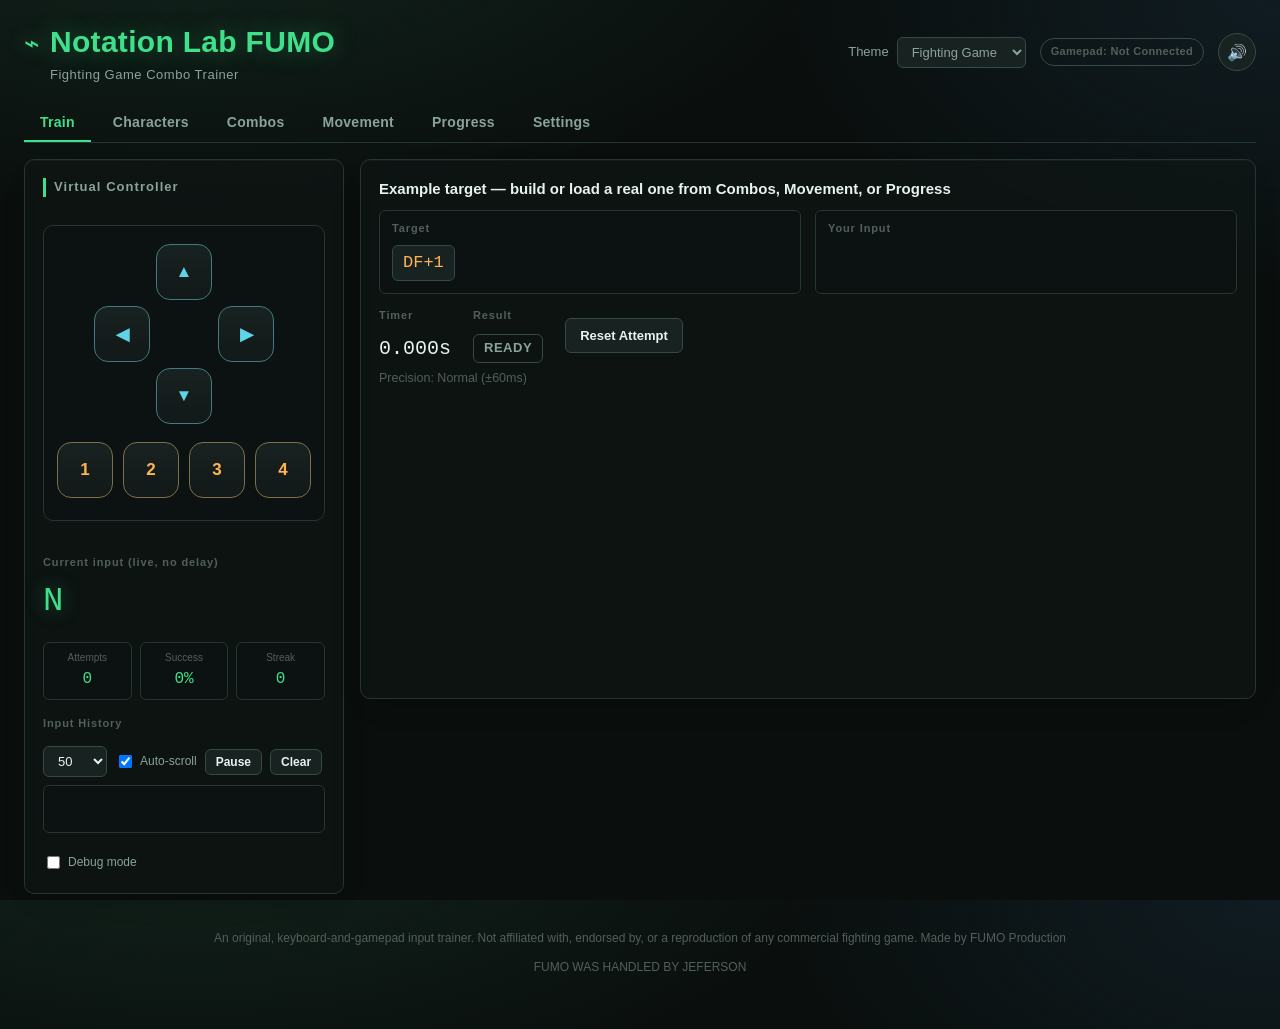
<file: index.html>
<!DOCTYPE html>
<html lang="en">
<head>
<meta charset="UTF-8" />
<meta name="viewport" content="width=device-width, initial-scale=1.0" />
<title>Notation Lab (Made By Jef) — Fighting Game Combo Trainer </title>
<meta name="description" content="Practice fighting-game directional inputs and combos on keyboard or DualShock 4, no game required." />
<link rel="stylesheet" href="css/style.css" />
</head>
<body>
<div class="app-shell">

  <header class="app-header">
    <div class="brand">
      <span class="brand-mark" aria-hidden="true">⌁</span>
      <h1 class="app-title">Notation Lab FUMO<span class="app-subtitle">Fighting Game Combo Trainer</span></h1>
    </div>
    <div class="header-controls">
      <div class="field-inline">
        <label for="theme-select">Theme</label>
        <select id="theme-select">
          <option value="fighting-game">Fighting Game</option>
          <option value="classic-arcade">Classic Arcade</option>
          <option value="minimal">Minimal</option>
          <option value="leverless">Leverless</option>
        </select>
      </div>
      <span id="gamepad-status-badge" class="status-badge status-off">Gamepad: Not Connected</span>
      <button id="mute-btn" class="icon-btn" type="button" aria-pressed="false" aria-label="Mute sound">🔊</button>
    </div>
  </header>

  <nav class="tab-nav" role="tablist" aria-label="Trainer sections">
    <button class="tab-btn active" data-tab="train" role="tab" aria-selected="true">Train</button>
    <button class="tab-btn" data-tab="characters" role="tab" aria-selected="false">Characters</button>
    <button class="tab-btn" data-tab="combos" role="tab" aria-selected="false">Combos</button>
    <button class="tab-btn" data-tab="movement" role="tab" aria-selected="false">Movement</button>
    <button class="tab-btn" data-tab="progress" role="tab" aria-selected="false">Progress</button>
    <button class="tab-btn" data-tab="settings" role="tab" aria-selected="false">Settings</button>
  </nav>

  <div class="app-body">

    <!-- ============ PERSISTENT LEFT SIDEBAR: controller + live input ============ -->
    <aside class="panel sidebar-panel" aria-label="Virtual controller and input history">
      <h2 class="panel-title">Virtual Controller</h2>
      <div id="virtual-controller" class="virtual-controller theme-fighting-game" data-theme="fighting-game">
        <div class="vc-dpad" role="group" aria-label="Directions">
          <button class="vc-btn vc-dir" data-action="up" aria-label="Up">▲</button>
          <button class="vc-btn vc-dir" data-action="left" aria-label="Left (Back)">◀</button>
          <div class="vc-dpad-center" aria-hidden="true"></div>
          <button class="vc-btn vc-dir" data-action="right" aria-label="Right (Forward)">▶</button>
          <button class="vc-btn vc-dir" data-action="down" aria-label="Down">▼</button>
        </div>
        <div class="vc-buttons" role="group" aria-label="Attack buttons">
          <button class="vc-btn vc-atk" data-action="button1" aria-label="Button 1">1</button>
          <button class="vc-btn vc-atk" data-action="button2" aria-label="Button 2">2</button>
          <button class="vc-btn vc-atk" data-action="button3" aria-label="Button 3">3</button>
          <button class="vc-btn vc-atk" data-action="button4" aria-label="Button 4">4</button>
        </div>
      </div>

      <div class="current-input-block">
        <span class="field-label">Current input (live, no delay)</span>
        <div id="current-input-display" class="current-input" aria-live="polite">N</div>
      </div>

      <div class="mini-stats" id="mini-stats">
        <div><span id="mini-stat-attempts">0</span><label>Attempts</label></div>
        <div><span id="mini-stat-rate">0%</span><label>Success</label></div>
        <div><span id="mini-stat-streak">0</span><label>Streak</label></div>
      </div>

      <div class="history-block">
        <div class="history-header">
          <span class="field-label">Input History</span>
        </div>
        <div class="history-controls">
          <select id="history-length-select" aria-label="History length">
            <option value="10">10</option>
            <option value="20">20</option>
            <option value="30">30</option>
            <option value="50" selected>50</option>
            <option value="100">100</option>
          </select>
          <label class="checkbox-inline"><input id="history-autoscroll-checkbox" type="checkbox" checked /> Auto-scroll</label>
          <button id="history-pause-btn" class="ghost-btn small" type="button">Pause</button>
          <button id="clear-history-btn" class="ghost-btn small" type="button">Clear</button>
        </div>
        <ol id="input-history-display" class="input-history" aria-live="polite"></ol>
      </div>

      <div class="debug-block">
        <label class="checkbox-inline"><input id="debug-mode-checkbox" type="checkbox" /> Debug mode</label>
        <div id="debug-panel" class="debug-panel hidden">
          <div><span>RAW</span><code id="debug-raw">—</code></div>
          <div><span>STATE</span><code id="debug-state">—</code></div>
          <div><span>NORMALIZED</span><code id="debug-normalized">—</code></div>
          <div><span>TIMESTAMP</span><code id="debug-timestamp">—</code></div>
          <div><span>DURATION</span><code id="debug-duration">—</code></div>
          <div><span>SOURCE</span><code id="debug-source">—</code></div>
        </div>
      </div>
    </aside>

    <!-- ============ MAIN: tab content ============ -->
    <main class="panel main-panel" aria-label="Trainer content">

      <!-- ===================== TRAIN ===================== -->
      <div id="tab-train" class="tab-panel active" role="tabpanel">
        <div class="subsection">
          <div class="subsection-header">
            <h3 id="train-active-label">Example target — build or load a real one from Combos, Movement, or Progress</h3>
          </div>
          <div class="practice-grid">
            <div class="practice-block">
              <span class="field-label">Target</span>
              <div id="train-target-display" class="token-row target-row"></div>
            </div>
            <div class="practice-block">
              <span class="field-label">Your Input</span>
              <div id="train-progress-display" class="token-row progress-row"></div>
            </div>
          </div>
          <div class="practice-meta">
            <div class="meta-stat">
              <span class="field-label">Timer</span>
              <span id="train-timer-display" class="meta-value mono">0.000s</span>
            </div>
            <div class="meta-stat">
              <span class="field-label">Result</span>
              <span id="train-result-display" class="meta-value result-badge result-neutral">READY</span>
            </div>
            <button id="train-confirm-label-btn" class="primary-btn hidden" type="button">Confirm Step</button>
            <button id="train-reset-btn" class="ghost-btn" type="button">Reset Attempt</button>
          </div>
          <p id="train-feedback-text" class="hint-text"></p>
          <p id="train-precision-note" class="hint-text">Precision: Normal (±60ms)</p>
        </div>
      </div>

      <!-- ===================== CHARACTERS ===================== -->
      <div id="tab-characters" class="tab-panel" role="tabpanel">
        <div class="subsection">
          <h3>Characters</h3>
          <div class="save-row">
            <input id="add-character-name-input" type="text" placeholder="New character name" maxlength="30" />
            <button id="add-character-btn" class="primary-btn" type="button">Add Character</button>
          </div>
          <ul id="character-list" class="character-list"></ul>
        </div>
        <div class="subsection">
          <h3 id="character-detail-name">Select a character</h3>
          <div id="character-detail-summary" class="hint-text"></div>
          <div id="character-detail-combos" class="combo-cards"></div>
        </div>
      </div>

      <!-- ===================== COMBOS ===================== -->
      <div id="tab-combos" class="tab-panel" role="tabpanel">
        <div class="subsection">
          <div class="subsection-header">
            <h3>Combo Library</h3>
            <div class="field-inline">
              <label for="combo-character-filter">Character</label>
              <select id="combo-character-filter"><option value="">All</option></select>
              <label for="combo-difficulty-filter">Difficulty</label>
              <select id="combo-difficulty-filter">
                <option value="">All</option>
                <option>Beginner</option><option>Intermediate</option><option>Advanced</option><option>Expert</option>
              </select>
            </div>
          </div>
          <div id="combo-list" class="combo-cards"></div>
        </div>

        <div class="subsection">
          <h3>Add / Build a Combo</h3>
          <p class="hint-text">Type a combo you learned from a video (e.g. "F, DF+1, WS+4, BT, DASH"), or build it live below and pull it into the box.</p>

          <div class="button-row">
            <button id="builder-record-btn" class="rec-btn" type="button">● Record</button>
            <button id="builder-add-current-btn" class="ghost-btn" type="button">Add Current</button>
            <button id="builder-delete-last-btn" class="ghost-btn" type="button">Delete Last</button>
            <button id="builder-clear-btn" class="ghost-btn" type="button">Clear</button>
            <button id="builder-use-in-form-btn" class="ghost-btn" type="button">Use in form ↓</button>
          </div>
          <div id="builder-sequence-display" class="token-row builder-empty"></div>

          <div class="manual-palette" id="builder-manual-palette">
            <button class="palette-btn" data-token="U" type="button">U</button>
            <button class="palette-btn" data-token="D" type="button">D</button>
            <button class="palette-btn" data-token="B" type="button">B</button>
            <button class="palette-btn" data-token="F" type="button">F</button>
            <button class="palette-btn" data-token="UB" type="button">UB</button>
            <button class="palette-btn" data-token="UF" type="button">UF</button>
            <button class="palette-btn" data-token="DB" type="button">DB</button>
            <button class="palette-btn" data-token="DF" type="button">DF</button>
            <span class="palette-divider" aria-hidden="true"></span>
            <button class="palette-btn atk" data-token="1" type="button">1</button>
            <button class="palette-btn atk" data-token="2" type="button">2</button>
            <button class="palette-btn atk" data-token="3" type="button">3</button>
            <button class="palette-btn atk" data-token="4" type="button">4</button>
          </div>

          <div class="combo-form">
            <div class="field-inline">
              <label for="combo-form-character">Character</label>
              <select id="combo-form-character"></select>
            </div>
            <input id="combo-form-name" type="text" placeholder="Combo name" maxlength="60" />
            <textarea id="combo-form-notation" rows="2" placeholder="e.g. F DF+1 WS+4 BT DASH"></textarea>
            <div id="combo-form-preview" class="token-row"></div>
            <div class="field-inline">
              <label for="combo-form-difficulty">Difficulty</label>
              <select id="combo-form-difficulty">
                <option value="">Auto-estimate</option>
                <option>Beginner</option><option>Intermediate</option><option>Advanced</option><option>Expert</option>
              </select>
            </div>
            <textarea id="combo-form-notes" rows="2" placeholder="Notes (optional)"></textarea>
            <input id="combo-form-source" type="text" placeholder="Source / reference link (optional)" />
            <button id="combo-form-save-btn" class="primary-btn" type="button">Save Combo</button>
          </div>
        </div>
      </div>

      <!-- ===================== MOVEMENT ===================== -->
      <div id="tab-movement" class="tab-panel" role="tabpanel">
        <div class="subsection">
          <h3>Movement Drills</h3>
          <div id="movement-exercise-list" class="exercise-list" role="list"></div>
        </div>
        <div class="subsection">
          <h3 id="movement-active-name">Select a drill</h3>
          <div class="practice-grid">
            <div class="practice-block">
              <span class="field-label">Target</span>
              <div id="movement-target-display" class="token-row target-row"></div>
            </div>
            <div class="practice-block">
              <span class="field-label">Your Input</span>
              <div id="movement-progress-display" class="token-row progress-row"></div>
            </div>
          </div>
          <div class="practice-meta">
            <div class="meta-stat">
              <span class="field-label">Result</span>
              <span id="movement-result-display" class="meta-value result-badge result-neutral">READY</span>
            </div>
            <button id="movement-reset-btn" class="ghost-btn" type="button">Reset</button>
          </div>
        </div>
      </div>

      <!-- ===================== PROGRESS ===================== -->
      <div id="tab-progress" class="tab-panel" role="tabpanel">
        <div class="subsection">
          <div class="subsection-header">
            <h3>Statistics</h3>
            <button id="reset-stats-btn" class="ghost-btn small" type="button">Reset</button>
          </div>
          <div class="stats-grid" id="stats-grid">
            <div class="stat-card"><span class="stat-value" id="stat-total-attempts">0</span><span class="stat-label">Attempts</span></div>
            <div class="stat-card"><span class="stat-value" id="stat-successful-attempts">0</span><span class="stat-label">Successes</span></div>
            <div class="stat-card"><span class="stat-value" id="stat-failed-attempts">0</span><span class="stat-label">Failures</span></div>
            <div class="stat-card"><span class="stat-value" id="stat-success-rate">0%</span><span class="stat-label">Success rate</span></div>
            <div class="stat-card"><span class="stat-value" id="stat-perfect-attempts">0</span><span class="stat-label">Perfect</span></div>
            <div class="stat-card"><span class="stat-value" id="stat-input-errors">0</span><span class="stat-label">Input errors</span></div>
            <div class="stat-card"><span class="stat-value" id="stat-timing-errors">0</span><span class="stat-label">Timing errors</span></div>
            <div class="stat-card"><span class="stat-value" id="stat-best-time">—</span><span class="stat-label">Best time</span></div>
            <div class="stat-card"><span class="stat-value" id="stat-average-time">—</span><span class="stat-label">Average time</span></div>
            <div class="stat-card"><span class="stat-value" id="stat-fastest-input">—</span><span class="stat-label">Fastest input</span></div>
            <div class="stat-card"><span class="stat-value" id="stat-average-gap">—</span><span class="stat-label">Avg. input gap</span></div>
            <div class="stat-card"><span class="stat-value" id="stat-current-streak">0</span><span class="stat-label">Current streak</span></div>
            <div class="stat-card"><span class="stat-value" id="stat-best-streak">0</span><span class="stat-label">Best streak</span></div>
          </div>
        </div>

        <div class="subsection">
          <div class="subsection-header">
            <h3>Random Challenge</h3>
            <div class="field-inline">
              <label for="challenge-difficulty-select">Difficulty</label>
              <select id="challenge-difficulty-select">
                <option>Easy</option><option selected>Normal</option><option>Hard</option><option>Expert</option>
              </select>
            </div>
          </div>
          <p class="hint-text">Generates a random sequence and loads it into the Train tab. Timing strictness follows your current Precision Mode (Settings).</p>
          <button id="challenge-new-btn" class="primary-btn" type="button">New Challenge → Train</button>
        </div>

        <div class="subsection">
          <div class="subsection-header">
            <h3>Daily Practice</h3>
            <div class="field-inline">
              <label for="daily-length-select">Length</label>
              <select id="daily-length-select">
                <option>4</option><option selected>6</option><option>8</option><option>10</option>
              </select>
              <button id="daily-generate-btn" class="primary-btn" type="button">Generate Session</button>
            </div>
          </div>
          <ol id="daily-session-list" class="daily-session-list"></ol>
        </div>

        <div class="subsection">
          <h3>Skill Tree</h3>
          <div id="skill-tree" class="skill-tree"></div>
        </div>

        <div class="subsection">
          <h3>Backup</h3>
          <div class="button-row">
            <button id="export-data-btn" class="ghost-btn" type="button">Export Data (JSON)</button>
            <label class="ghost-btn file-input-label">Import Data (JSON)<input id="import-data-input" type="file" accept="application/json" class="hidden" /></label>
          </div>
          <p id="import-export-note" class="hint-text"></p>
        </div>
      </div>

      <!-- ===================== SETTINGS ===================== -->
      <div id="tab-settings" class="tab-panel" role="tabpanel">
        <div class="subsection">
          <h3>Input Source</h3>
          <div class="field-inline">
            <label for="input-source-select">Use</label>
            <select id="input-source-select">
              <option value="keyboard">Keyboard only</option>
              <option value="gamepad">Gamepad only</option>
              <option value="both" selected>Both</option>
            </select>
          </div>
        </div>

        <div class="subsection">
          <h3>Keyboard Mapping</h3>
          <p class="hint-text">Click a binding, then press the key you want.</p>
          <div id="keybind-list" class="keybind-list">
            <div class="keybind-row"><span>Up</span><button class="remap-btn" data-action="up" type="button">W</button></div>
            <div class="keybind-row"><span>Down</span><button class="remap-btn" data-action="down" type="button">S</button></div>
            <div class="keybind-row"><span>Left (Back)</span><button class="remap-btn" data-action="left" type="button">A</button></div>
            <div class="keybind-row"><span>Right (Forward)</span><button class="remap-btn" data-action="right" type="button">D</button></div>
            <div class="keybind-row"><span>Button 1</span><button class="remap-btn" data-action="button1" type="button">U</button></div>
            <div class="keybind-row"><span>Button 2</span><button class="remap-btn" data-action="button2" type="button">I</button></div>
            <div class="keybind-row"><span>Button 3</span><button class="remap-btn" data-action="button3" type="button">J</button></div>
            <div class="keybind-row"><span>Button 4</span><button class="remap-btn" data-action="button4" type="button">K</button></div>
          </div>
          <p id="keybind-conflict-warning" class="warning-text hidden" role="alert"></p>
        </div>

        <div class="subsection">
          <h3>Gamepad (DualShock 4 / standard-mapped controllers)</h3>
          <p id="gamepad-detail" class="hint-text">Not connected. Plug in a controller and press any button.</p>
          <div id="gamepad-mapping-list" class="keybind-list">
            <div class="keybind-row"><span>Up</span><button class="gamepad-remap-btn" data-action="up" type="button">Button 12</button></div>
            <div class="keybind-row"><span>Down</span><button class="gamepad-remap-btn" data-action="down" type="button">Button 13</button></div>
            <div class="keybind-row"><span>Left (Back)</span><button class="gamepad-remap-btn" data-action="left" type="button">Button 14</button></div>
            <div class="keybind-row"><span>Right (Forward)</span><button class="gamepad-remap-btn" data-action="right" type="button">Button 15</button></div>
            <div class="keybind-row"><span>Button 1</span><button class="gamepad-remap-btn" data-action="button1" type="button">Button 0</button></div>
            <div class="keybind-row"><span>Button 2</span><button class="gamepad-remap-btn" data-action="button2" type="button">Button 1</button></div>
            <div class="keybind-row"><span>Button 3</span><button class="gamepad-remap-btn" data-action="button3" type="button">Button 2</button></div>
            <div class="keybind-row"><span>Button 4</span><button class="gamepad-remap-btn" data-action="button4" type="button">Button 3</button></div>
          </div>
          <p id="gamepad-conflict-warning" class="warning-text hidden" role="alert"></p>
          <button id="gamepad-reset-btn" class="ghost-btn small" type="button">Reset Gamepad Defaults</button>
        </div>

        <div class="subsection">
          <h3>Input Recognition</h3>
          <div class="field-inline">
            <label for="socd-mode-select">SOCD mode</label>
            <select id="socd-mode-select">
              <option value="neutral">Neutral (opposing directions cancel)</option>
              <option value="last">Last Input Priority</option>
              <option value="first">First Input Priority</option>
            </select>
          </div>
          <div class="field-inline">
            <label for="chord-window-select">Chord window</label>
            <select id="chord-window-select">
              <option value="20">20ms</option>
              <option value="30">30ms</option>
              <option value="40" selected>40ms</option>
              <option value="50">50ms</option>
            </select>
          </div>
          <div class="field-inline">
            <label for="precision-mode-select">Precision mode</label>
            <select id="precision-mode-select">
              <option value="relaxed">Relaxed (±120ms)</option>
              <option value="normal" selected>Normal (±60ms)</option>
              <option value="strict">Strict (±30ms, fails on timing/stray input)</option>
              <option value="perfect">Perfect (±15ms, no auto-restart)</option>
            </select>
          </div>
        </div>

        <div class="subsection">
          <h3>Presentation</h3>
          <div class="field-inline">
            <label for="sound-toggle-checkbox">Sound feedback</label>
            <input id="sound-toggle-checkbox" type="checkbox" checked />
          </div>
          <div class="field-inline">
            <label for="reduced-motion-checkbox">Reduce motion</label>
            <input id="reduced-motion-checkbox" type="checkbox" />
          </div>
        </div>

        <div class="button-row">
          <button id="save-settings-btn" class="primary-btn" type="button">Save Settings</button>
          <button id="reset-defaults-btn" class="ghost-btn" type="button">Reset Defaults</button>
          <span id="settings-saved-note" class="hint-text" aria-live="polite"></span>
        </div>
      </div>

    </main>
  </div>

  <footer class="app-footer">
    <p>An original, keyboard-and-gamepad input trainer. Not affiliated with, endorsed by, or a reproduction of any commercial fighting game. Made by FUMO Production</p>
    <p>FUMO WAS HANDLED BY JEFERSON</p>
  </footer>
</div>

<script type="module" src="js/app.js"></script>
</body>
</html>
</file>
<file: css/style.css>
/* =========================================================================
   Notation Lab — Fighting Game Combo Trainer
   Design language: a deep-graphite arcade cabinet panel. Phosphor-green is the
   marquee accent (per brief); amber marks attack buttons, cyan marks
   direction/info readouts, so the two input families are always visually
   distinct at a glance. Notation and timers use a monospaced, tabular-numeral
   face because they are literal readouts, not decoration.
   ========================================================================= */

:root {
  --bg-void: #0a0f0e;
  --bg-panel: #10171685;
  --bg-panel-solid: #121918;
  --bg-raised: #182220;
  --bg-inset: #0c1211;
  --border-hairline: #253531;
  --border-strong: #354a44;

  --text-primary: #e7f3ee;
  --text-dim: #8aa39b;
  --text-faint: #526059;

  --accent-phosphor: #3fe08a;
  --accent-phosphor-dim: #1f7a4c;
  --accent-amber: #ffb454;
  --accent-cyan: #5fd4e8;
  --accent-danger: #ff5f6d;
  --accent-gold: #ffd166;

  --font-display: 'Segoe UI', 'Helvetica Neue', Arial, sans-serif;
  --font-body: -apple-system, BlinkMacSystemFont, 'Segoe UI', Roboto, Helvetica, Arial, sans-serif;
  --font-mono: ui-monospace, 'Cascadia Code', 'Consolas', 'SFMono-Regular', 'Liberation Mono', monospace;

  --radius-sm: 6px;
  --radius-md: 10px;
  --shadow-panel: 0 1px 0 rgba(255, 255, 255, 0.03) inset, 0 12px 24px -16px rgba(0, 0, 0, 0.6);

  --motion-fast: 90ms;
  --motion-med: 180ms;
}

* { box-sizing: border-box; }

html, body {
  height: 100%;
}

body {
  margin: 0;
  background:
    radial-gradient(1100px 500px at 15% -10%, #12241c 0%, transparent 60%),
    radial-gradient(900px 500px at 100% 0%, #101c22 0%, transparent 55%),
    var(--bg-void);
  color: var(--text-primary);
  font-family: var(--font-body);
  font-size: 15px;
  line-height: 1.45;
  -webkit-font-smoothing: antialiased;
}

::selection { background: var(--accent-phosphor-dim); color: var(--text-primary); }

a { color: var(--accent-cyan); }

button, select, input {
  font-family: inherit;
  color: inherit;
}

:focus-visible {
  outline: 2px solid var(--accent-cyan);
  outline-offset: 2px;
  border-radius: var(--radius-sm);
}

.hidden { display: none !important; }

/* ------------------------------------------------------------- Shell ---- */

.app-shell {
  max-width: 1440px;
  margin: 0 auto;
  padding: 20px 24px 40px;
  display: flex;
  flex-direction: column;
  gap: 16px;
  min-height: 100%;
}

/* ------------------------------------------------------------ Header ---- */

.app-header {
  display: flex;
  align-items: center;
  justify-content: space-between;
  flex-wrap: wrap;
  gap: 16px;
  padding-bottom: 4px;
}

.brand {
  display: flex;
  align-items: baseline;
  gap: 10px;
}

.brand-mark {
  font-size: 26px;
  color: var(--accent-phosphor);
  text-shadow: 0 0 18px rgba(63, 224, 138, 0.55);
  line-height: 1;
}

.app-title {
  margin: 0;
  font-family: var(--font-display);
  font-weight: 800;
  font-size: clamp(22px, 3vw, 30px);
  letter-spacing: 0.01em;
  color: var(--accent-phosphor);
  text-shadow: 0 0 24px rgba(63, 224, 138, 0.35);
  display: flex;
  flex-direction: column;
  gap: 2px;
}

.app-subtitle {
  font-family: var(--font-body);
  font-weight: 500;
  font-size: 13px;
  letter-spacing: 0.04em;
  color: var(--text-dim);
  text-shadow: none;
}

.header-controls {
  display: flex;
  align-items: center;
  gap: 14px;
}

.field-inline {
  display: flex;
  align-items: center;
  gap: 8px;
  font-size: 13px;
  color: var(--text-dim);
}

.field-inline label { white-space: nowrap; }

select {
  background: var(--bg-raised);
  border: 1px solid var(--border-strong);
  border-radius: var(--radius-sm);
  padding: 6px 10px;
  font-size: 13px;
}

.icon-btn {
  width: 38px;
  height: 38px;
  border-radius: 50%;
  border: 1px solid var(--border-strong);
  background: var(--bg-raised);
  font-size: 16px;
  cursor: pointer;
  transition: border-color var(--motion-fast), transform var(--motion-fast);
}
.icon-btn:hover { border-color: var(--accent-phosphor); }
.icon-btn:active { transform: scale(0.94); }

/* -------------------------------------------------------------- Tabs ---- */

.tab-nav {
  display: flex;
  gap: 6px;
  border-bottom: 1px solid var(--border-hairline);
  padding-bottom: 0;
}

.tab-btn {
  appearance: none;
  border: none;
  background: transparent;
  color: var(--text-dim);
  font-size: 14px;
  font-weight: 600;
  letter-spacing: 0.02em;
  padding: 10px 16px;
  cursor: pointer;
  border-bottom: 2px solid transparent;
  transition: color var(--motion-fast), border-color var(--motion-fast);
}
.tab-btn:hover { color: var(--text-primary); }
.tab-btn.active {
  color: var(--accent-phosphor);
  border-bottom-color: var(--accent-phosphor);
}

/* -------------------------------------------------------------- Main ---- */

.app-body {
  display: grid;
  grid-template-columns: 320px minmax(0, 1fr);
  gap: 16px;
  align-items: start;
}

.sidebar-panel {
  position: sticky;
  top: 16px;
  max-height: calc(100vh - 32px);
  overflow-y: auto;
  display: flex;
  flex-direction: column;
  gap: 16px;
}

.main-panel {
  min-height: 60vh;
}

.panel {
  background: var(--bg-panel);
  border: 1px solid var(--border-hairline);
  border-radius: var(--radius-md);
  padding: 18px;
  box-shadow: var(--shadow-panel);
  backdrop-filter: blur(6px);
}

.panel-title {
  margin: 0 0 12px;
  font-family: var(--font-display);
  font-size: 13px;
  font-weight: 700;
  letter-spacing: 0.08em;
  color: var(--text-dim);
  border-left: 3px solid var(--accent-phosphor);
  padding-left: 8px;
}

.subsection {
  padding-bottom: 18px;
  margin-bottom: 18px;
  border-bottom: 1px solid var(--border-hairline);
}
.subsection:last-child {
  border-bottom: none;
  margin-bottom: 0;
  padding-bottom: 0;
}

.subsection h3 {
  margin: 0 0 10px;
  font-size: 15px;
  font-weight: 700;
  color: var(--text-primary);
}

.subsection-header {
  display: flex;
  align-items: center;
  justify-content: space-between;
  gap: 12px;
  margin-bottom: 10px;
}
.subsection-header h3 { margin: 0; }

.hint-text {
  color: var(--text-faint);
  font-size: 12.5px;
  margin: 6px 0 0;
}

.warning-text {
  color: var(--accent-amber);
  font-size: 12.5px;
  margin: 10px 0 0;
  padding: 8px 10px;
  border: 1px solid var(--accent-amber);
  border-radius: var(--radius-sm);
  background: rgba(255, 180, 84, 0.08);
}

/* ------------------------------------------------------ Virtual controller */

.virtual-controller {
  display: flex;
  flex-direction: column;
  align-items: center;
  gap: 18px;
  padding: 18px 8px 22px;
  margin-bottom: 18px;
  border-radius: var(--radius-md);
  background: var(--bg-inset);
  border: 1px solid var(--border-hairline);
}

.vc-dpad {
  display: grid;
  grid-template-columns: 56px 56px 56px;
  grid-template-rows: 56px 56px 56px;
  gap: 6px;
  place-items: center;
}
.vc-dpad button[data-action="up"] { grid-column: 2; grid-row: 1; }
.vc-dpad button[data-action="left"] { grid-column: 1; grid-row: 2; }
.vc-dpad-center { grid-column: 2; grid-row: 2; width: 56px; height: 56px; }
.vc-dpad button[data-action="right"] { grid-column: 3; grid-row: 2; }
.vc-dpad button[data-action="down"] { grid-column: 2; grid-row: 3; }

.vc-buttons {
  display: flex;
  gap: 10px;
}

.vc-btn {
  width: 56px;
  height: 56px;
  border-radius: 14px;
  border: 1px solid var(--border-strong);
  background: linear-gradient(180deg, var(--bg-raised), var(--bg-panel-solid));
  color: var(--text-primary);
  font-size: 17px;
  font-weight: 700;
  cursor: pointer;
  user-select: none;
  touch-action: none;
  transition: transform var(--motion-fast), border-color var(--motion-fast), box-shadow var(--motion-fast), background var(--motion-fast);
}

.vc-btn.vc-dir { color: var(--accent-cyan); border-color: color-mix(in srgb, var(--accent-cyan) 35%, var(--border-strong)); }
.vc-btn.vc-atk { color: var(--accent-amber); border-color: color-mix(in srgb, var(--accent-amber) 35%, var(--border-strong)); }

.vc-btn:hover { transform: translateY(-1px); }

.vc-btn.active.vc-dir {
  background: color-mix(in srgb, var(--accent-cyan) 22%, var(--bg-raised));
  border-color: var(--accent-cyan);
  box-shadow: 0 0 16px color-mix(in srgb, var(--accent-cyan) 45%, transparent);
  transform: translateY(1px) scale(0.97);
}
.vc-btn.active.vc-atk {
  background: color-mix(in srgb, var(--accent-amber) 22%, var(--bg-raised));
  border-color: var(--accent-amber);
  box-shadow: 0 0 16px color-mix(in srgb, var(--accent-amber) 45%, transparent);
  transform: translateY(1px) scale(0.97);
}

/* Theme variants — same DOM & logic, different presentation */
.virtual-controller.theme-classic-arcade { background: #1a120c; border-color: #4a3420; }
.virtual-controller.theme-classic-arcade .vc-btn { border-radius: 50%; background: radial-gradient(circle at 35% 30%, #3a2415, #1c130b); }
.virtual-controller.theme-classic-arcade .vc-btn.vc-dir { color: #ffd8a8; }
.virtual-controller.theme-classic-arcade .vc-btn.vc-atk { color: #ff8a5c; }

.virtual-controller.theme-minimal { background: transparent; border-style: dashed; }
.virtual-controller.theme-minimal .vc-btn { border-radius: 4px; background: transparent; box-shadow: none; }

.virtual-controller.theme-leverless { background: #0a0a0d; border-color: #2a2a35; }
.virtual-controller.theme-leverless .vc-dpad { grid-template-columns: 50px 50px 50px; grid-template-rows: 50px 50px 50px; }
.virtual-controller.theme-leverless .vc-btn { border-radius: 10px; width: 50px; height: 50px; }
.virtual-controller.theme-leverless .vc-buttons .vc-btn { width: 62px; height: 62px; border-radius: 50%; }

/* ------------------------------------------------------------ Live input */

.live-input {
  display: flex;
  flex-direction: column;
  gap: 16px;
}

.field-label {
  display: block;
  font-size: 11px;
  font-weight: 700;
  letter-spacing: 0.08em;
  color: var(--text-faint);
  margin-bottom: 6px;
}

.current-input {
  font-family: var(--font-mono);
  font-size: 34px;
  font-variant-numeric: tabular-nums;
  color: var(--accent-phosphor);
  text-shadow: 0 0 20px rgba(63, 224, 138, 0.4);
  min-height: 1.2em;
}
.current-input.token-atk { color: var(--accent-amber); text-shadow: 0 0 20px rgba(255, 180, 84, 0.4); }

.history-header {
  display: flex;
  align-items: baseline;
  justify-content: space-between;
  gap: 8px;
}

.history-controls {
  display: flex;
  align-items: center;
  gap: 8px;
}

.input-history {
  display: flex;
  gap: 6px;
  overflow-x: auto;
  padding: 10px;
  min-height: 48px;
  border-radius: var(--radius-sm);
  background: var(--bg-inset);
  border: 1px solid var(--border-hairline);
  align-items: center;
}

/* --------------------------------------------------------------- Chips -- */

.token-row {
  display: flex;
  flex-wrap: wrap;
  gap: 6px;
  align-items: center;
  min-height: 40px;
}

.token-chip {
  font-family: var(--font-mono);
  font-size: 17px;
  padding: 5px 10px;
  border-radius: var(--radius-sm);
  background: var(--bg-raised);
  border: 1px solid var(--border-strong);
  color: var(--accent-cyan);
  white-space: nowrap;
}
.token-chip.token-atk { color: var(--accent-amber); }
.token-chip.history-chip { flex: 0 0 auto; }

.token-chip.token-matched {
  color: var(--accent-phosphor);
  border-color: var(--accent-phosphor);
  background: color-mix(in srgb, var(--accent-phosphor) 12%, var(--bg-raised));
}
.token-chip.token-pending {
  color: var(--text-faint);
  opacity: 0.7;
}

.placeholder, .empty-note {
  color: var(--text-faint);
  font-size: 13px;
  font-style: normal;
}

/* -------------------------------------------------------------- Buttons */

.primary-btn, .ghost-btn, .rec-btn {
  appearance: none;
  border-radius: var(--radius-sm);
  padding: 9px 14px;
  font-size: 13px;
  font-weight: 600;
  cursor: pointer;
  transition: transform var(--motion-fast), border-color var(--motion-fast), background var(--motion-fast);
}
.primary-btn:active, .ghost-btn:active, .rec-btn:active { transform: scale(0.97); }

.primary-btn {
  border: 1px solid var(--accent-phosphor);
  background: color-mix(in srgb, var(--accent-phosphor) 18%, var(--bg-raised));
  color: var(--accent-phosphor);
}
.primary-btn:hover { background: color-mix(in srgb, var(--accent-phosphor) 28%, var(--bg-raised)); }

.ghost-btn {
  border: 1px solid var(--border-strong);
  background: var(--bg-raised);
  color: var(--text-primary);
}
.ghost-btn:hover { border-color: var(--accent-cyan); }
.ghost-btn.small { padding: 5px 10px; font-size: 12px; }
.ghost-btn.danger { color: var(--accent-danger); }
.ghost-btn.danger:hover { border-color: var(--accent-danger); }

.rec-btn {
  border: 1px solid var(--accent-danger);
  background: var(--bg-raised);
  color: var(--accent-danger);
}
.rec-btn.recording {
  background: color-mix(in srgb, var(--accent-danger) 22%, var(--bg-raised));
  animation: pulse-rec 1.1s ease-in-out infinite;
}

@keyframes pulse-rec {
  0%, 100% { box-shadow: 0 0 0 rgba(255, 95, 109, 0); }
  50% { box-shadow: 0 0 14px rgba(255, 95, 109, 0.55); }
}

.button-row {
  display: flex;
  flex-wrap: wrap;
  gap: 8px;
  margin: 10px 0;
}

/* ------------------------------------------------------------- Palette -- */

.manual-palette {
  display: flex;
  flex-wrap: wrap;
  gap: 6px;
  align-items: center;
  margin: 10px 0;
}

.palette-btn {
  font-family: var(--font-mono);
  font-size: 15px;
  min-width: 34px;
  padding: 6px 8px;
  border-radius: var(--radius-sm);
  border: 1px solid var(--border-strong);
  background: var(--bg-raised);
  color: var(--accent-cyan);
  cursor: pointer;
}
.palette-btn.atk { color: var(--accent-amber); }
.palette-btn:hover { border-color: currentColor; }

.palette-divider {
  width: 1px;
  height: 22px;
  background: var(--border-strong);
  margin: 0 4px;
}

/* -------------------------------------------------------------- Save row */

.save-row {
  display: flex;
  flex-wrap: wrap;
  gap: 8px;
  align-items: center;
}

.save-row input[type="text"] {
  flex: 1 1 160px;
  background: var(--bg-raised);
  border: 1px solid var(--border-strong);
  border-radius: var(--radius-sm);
  padding: 8px 10px;
  font-size: 13px;
}

/* ----------------------------------------------------------- Practice --- */

.practice-grid {
  display: grid;
  grid-template-columns: 1fr 1fr;
  gap: 14px;
  margin-bottom: 14px;
}

.practice-block {
  background: var(--bg-inset);
  border: 1px solid var(--border-hairline);
  border-radius: var(--radius-sm);
  padding: 10px 12px;
}

.practice-meta {
  display: flex;
  align-items: center;
  gap: 22px;
  flex-wrap: wrap;
}

.meta-stat {
  display: flex;
  flex-direction: column;
  gap: 4px;
}

.meta-value {
  font-family: var(--font-mono);
  font-size: 20px;
}
.meta-value.mono { color: var(--text-primary); }

.result-badge {
  display: inline-block;
  padding: 4px 10px;
  border-radius: var(--radius-sm);
  font-family: var(--font-display);
  font-size: 13px;
  font-weight: 800;
  letter-spacing: 0.04em;
  border: 1px solid var(--border-strong);
}
.result-neutral { color: var(--text-dim); }
.result-good { color: var(--accent-phosphor); border-color: var(--accent-phosphor); background: color-mix(in srgb, var(--accent-phosphor) 12%, transparent); }
.result-warn { color: var(--accent-gold); border-color: var(--accent-gold); background: color-mix(in srgb, var(--accent-gold) 12%, transparent); }
.result-bad { color: var(--accent-danger); border-color: var(--accent-danger); background: color-mix(in srgb, var(--accent-danger) 12%, transparent); }

/* ------------------------------------------------------------ Exercises */

.exercise-list {
  display: flex;
  flex-wrap: wrap;
  gap: 8px;
}

.exercise-btn {
  border: 1px solid var(--border-strong);
  background: var(--bg-raised);
  color: var(--text-primary);
  border-radius: var(--radius-sm);
  padding: 8px 12px;
  font-size: 13px;
  cursor: pointer;
}
.exercise-btn:hover { border-color: var(--accent-cyan); }
.exercise-btn.active {
  border-color: var(--accent-phosphor);
  color: var(--accent-phosphor);
  background: color-mix(in srgb, var(--accent-phosphor) 12%, var(--bg-raised));
}

/* ------------------------------------------------------------- Settings */

.keybind-list {
  display: grid;
  grid-template-columns: repeat(auto-fit, minmax(150px, 1fr));
  gap: 10px;
  margin-bottom: 8px;
}

.keybind-row {
  display: flex;
  align-items: center;
  justify-content: space-between;
  gap: 10px;
  background: var(--bg-inset);
  border: 1px solid var(--border-hairline);
  border-radius: var(--radius-sm);
  padding: 8px 10px;
}

.remap-btn {
  min-width: 64px;
  font-family: var(--font-mono);
  font-size: 13px;
  padding: 6px 10px;
  border-radius: var(--radius-sm);
  border: 1px solid var(--border-strong);
  background: var(--bg-raised);
  color: var(--accent-cyan);
  cursor: pointer;
}
.remap-btn.listening {
  border-color: var(--accent-gold);
  color: var(--accent-gold);
  animation: pulse-rec 1s ease-in-out infinite;
}

#tab-settings .field-inline { margin-bottom: 12px; }
#tab-settings .field-inline label { flex: 1; color: var(--text-primary); }

/* --------------------------------------------------------------- Stats -- */

.stats-grid {
  display: grid;
  grid-template-columns: 1fr 1fr;
  gap: 8px;
}

.stat-card {
  display: flex;
  flex-direction: column-reverse;
  gap: 2px;
  padding: 10px;
  border-radius: var(--radius-sm);
  background: var(--bg-inset);
  border: 1px solid var(--border-hairline);
}

.stat-value {
  font-family: var(--font-mono);
  font-size: 19px;
  color: var(--accent-phosphor);
}

.stat-label {
  font-size: 11px;
  color: var(--text-faint);
  letter-spacing: 0.03em;
}

/* --------------------------------------------------------- Saved combos */

.saved-combos-list {
  list-style: none;
  margin: 0;
  padding: 0;
  display: flex;
  flex-direction: column;
  gap: 10px;
  max-height: 420px;
  overflow-y: auto;
}

.combo-item {
  background: var(--bg-inset);
  border: 1px solid var(--border-hairline);
  border-radius: var(--radius-sm);
  padding: 10px 12px;
}

.combo-item-header {
  display: flex;
  align-items: center;
  justify-content: space-between;
  margin-bottom: 6px;
}

.combo-name { font-weight: 700; }
.combo-difficulty {
  font-size: 11px;
  color: var(--text-faint);
  border: 1px solid var(--border-strong);
  border-radius: 999px;
  padding: 1px 8px;
}

.combo-sequence-row { min-height: unset; margin-bottom: 6px; }
.combo-meta { font-size: 12px; color: var(--text-faint); margin-bottom: 8px; }
.combo-actions { display: flex; flex-wrap: wrap; gap: 6px; }

/* -------------------------------------------------------------- Footer -- */

.app-footer {
  text-align: center;
  color: var(--text-faint);
  font-size: 12px;
  padding-top: 8px;
}

/* ------------------------------------------------------- Tab panels ---- */

.tab-panel { display: none; }
.tab-panel.active { display: block; }

/* ----------------------------------------------------- Responsiveness -- */

@media (max-width: 1100px) {
  .app-body {
    grid-template-columns: 1fr;
  }
  .sidebar-panel {
    position: static;
    max-height: none;
  }
}

@media (max-width: 760px) {
  .app-shell { padding: 14px 14px 28px; }
  .practice-grid { grid-template-columns: 1fr; }
  .stats-grid { grid-template-columns: 1fr 1fr; }
  .vc-btn { width: 48px; height: 48px; }
  .vc-dpad { grid-template-columns: 48px 48px 48px; grid-template-rows: 48px 48px 48px; }
  .vc-dpad-center { width: 48px; height: 48px; }
}

/* ============================================================
   V2 ADDITIONS — gamepad status, history log, debug panel,
   characters/combos, skill tree, daily practice
   ============================================================ */

.status-badge {
  font-size: 11px;
  font-weight: 700;
  letter-spacing: 0.03em;
  padding: 5px 10px;
  border-radius: 999px;
  border: 1px solid var(--border-strong);
  white-space: nowrap;
}
.status-badge.status-off { color: var(--text-faint); }
.status-badge.status-on { color: var(--accent-phosphor); border-color: var(--accent-phosphor); background: color-mix(in srgb, var(--accent-phosphor) 10%, transparent); }

.checkbox-inline {
  display: inline-flex;
  align-items: center;
  gap: 5px;
  font-size: 12px;
  color: var(--text-dim);
  white-space: nowrap;
}

.mini-stats {
  display: grid;
  grid-template-columns: repeat(3, 1fr);
  gap: 8px;
  text-align: center;
}
.mini-stats > div {
  background: var(--bg-inset);
  border: 1px solid var(--border-hairline);
  border-radius: var(--radius-sm);
  padding: 8px 4px;
  display: flex;
  flex-direction: column-reverse;
  gap: 2px;
}
.mini-stats span { font-family: var(--font-mono); font-size: 16px; color: var(--accent-phosphor); }
.mini-stats label { font-size: 10px; color: var(--text-faint); }

.history-controls {
  display: flex;
  flex-wrap: wrap;
  align-items: center;
  gap: 8px;
  margin: 8px 0;
}

.input-history {
  list-style: none;
  margin: 0;
  padding: 8px;
  display: flex;
  flex-direction: column;
  gap: 2px;
  max-height: 260px;
  overflow-y: auto;
  border-radius: var(--radius-sm);
  background: var(--bg-inset);
  border: 1px solid var(--border-hairline);
}
.history-entry {
  display: flex;
  align-items: baseline;
  gap: 10px;
  padding: 3px 6px;
  border-radius: 4px;
  opacity: 0.6;
}
.history-entry.latest {
  opacity: 1;
  background: color-mix(in srgb, var(--accent-phosphor) 10%, transparent);
}
.history-index {
  font-family: var(--font-mono);
  font-size: 11px;
  color: var(--text-faint);
  min-width: 20px;
}
.history-notation {
  font-family: var(--font-mono);
  font-size: 16px;
  color: var(--accent-cyan);
}
.history-entry.latest .history-notation { font-size: 19px; color: var(--accent-phosphor); }
.history-notation.token-atk { color: var(--accent-amber); }
.history-entry.latest .history-notation.token-atk { color: var(--accent-amber); }

.debug-block { margin-top: 4px; }
.debug-panel {
  margin-top: 8px;
  display: flex;
  flex-direction: column;
  gap: 4px;
  padding: 10px;
  border-radius: var(--radius-sm);
  background: var(--bg-inset);
  border: 1px solid var(--border-hairline);
  font-size: 11px;
}
.debug-panel > div { display: flex; justify-content: space-between; gap: 8px; }
.debug-panel span { color: var(--text-faint); }
.debug-panel code { font-family: var(--font-mono); color: var(--accent-cyan); word-break: break-all; text-align: right; }

.token-chip.token-label {
  color: var(--accent-gold);
  border-color: var(--accent-gold);
  font-style: italic;
}

.result-info { color: var(--accent-cyan); border-color: var(--accent-cyan); background: color-mix(in srgb, var(--accent-cyan) 10%, transparent); }

.file-input-label { cursor: pointer; }

/* Characters */
.character-list { list-style: none; margin: 10px 0 0; padding: 0; display: flex; flex-direction: column; gap: 6px; }
.character-item {
  display: flex;
  align-items: center;
  gap: 8px;
  padding: 6px 8px;
  border-radius: var(--radius-sm);
  border: 1px solid var(--border-hairline);
  background: var(--bg-inset);
}
.character-item.active { border-color: var(--accent-phosphor); }
.character-select-btn {
  flex: 1;
  text-align: left;
  background: transparent;
  border: none;
  color: var(--text-primary);
  font-weight: 600;
  cursor: pointer;
  padding: 4px;
}
.character-item.active .character-select-btn { color: var(--accent-phosphor); }

/* Combos */
.combo-cards { display: flex; flex-direction: column; gap: 12px; margin-top: 10px; }
.combo-card {
  background: var(--bg-inset);
  border: 1px solid var(--border-hairline);
  border-radius: var(--radius-sm);
  padding: 12px;
}
.combo-card-header { display: flex; align-items: center; justify-content: space-between; margin-bottom: 6px; }
.combo-card .combo-sequence-row { min-height: unset; margin: 6px 0; }

.combo-form {
  display: flex;
  flex-direction: column;
  gap: 8px;
  margin-top: 10px;
}
.combo-form input[type="text"], .combo-form textarea, .combo-form select {
  background: var(--bg-raised);
  border: 1px solid var(--border-strong);
  border-radius: var(--radius-sm);
  padding: 8px 10px;
  font-size: 13px;
  font-family: inherit;
  width: 100%;
}
.combo-form textarea { resize: vertical; }

/* Skill tree */
.skill-tree { display: flex; flex-direction: column; gap: 18px; margin-top: 10px; }
.skill-level { padding-bottom: 14px; border-bottom: 1px solid var(--border-hairline); }
.skill-level:last-child { border-bottom: none; padding-bottom: 0; }
.skill-level-title { margin: 0 0 8px; font-size: 14px; color: var(--accent-phosphor); }
.skill-list { display: flex; flex-direction: column; gap: 6px; }
.skill-row {
  display: flex;
  align-items: center;
  gap: 10px;
  padding: 8px 10px;
  border-radius: var(--radius-sm);
  background: var(--bg-inset);
  border: 1px solid var(--border-hairline);
}
.skill-info { flex: 1; display: flex; flex-direction: column; gap: 2px; }
.skill-name { font-weight: 600; font-size: 13px; }
.skill-desc { font-size: 11.5px; color: var(--text-faint); }

.status-pill {
  font-size: 10px;
  font-weight: 700;
  letter-spacing: 0.03em;
  padding: 3px 8px;
  border-radius: 999px;
  border: 1px solid var(--border-strong);
  white-space: nowrap;
  text-transform: uppercase;
}
.status-not-started { color: var(--text-faint); }
.status-learning { color: var(--accent-cyan); border-color: var(--accent-cyan); }
.status-practicing { color: var(--accent-gold); border-color: var(--accent-gold); }
.status-consistent { color: var(--accent-phosphor); border-color: var(--accent-phosphor); }
.status-mastered { color: var(--accent-phosphor); border-color: var(--accent-phosphor); background: color-mix(in srgb, var(--accent-phosphor) 18%, transparent); }

/* Daily practice */
.daily-session-list { list-style: none; margin: 10px 0 0; padding: 0; display: flex; flex-direction: column; gap: 6px; }
.daily-session-item {
  display: flex;
  align-items: center;
  justify-content: space-between;
  gap: 10px;
  padding: 8px 10px;
  border-radius: var(--radius-sm);
  background: var(--bg-inset);
  border: 1px solid var(--border-hairline);
  font-size: 13px;
}
.daily-item-label { color: var(--text-primary); }



@media (prefers-reduced-motion: reduce) {
  *, *::before, *::after {
    animation-duration: 0.001ms !important;
    animation-iteration-count: 1 !important;
    transition-duration: 0.001ms !important;
  }
}

body.force-reduced-motion *, body.force-reduced-motion *::before, body.force-reduced-motion *::after {
  animation-duration: 0.001ms !important;
  animation-iteration-count: 1 !important;
  transition-duration: 0.001ms !important;
}
</file>
